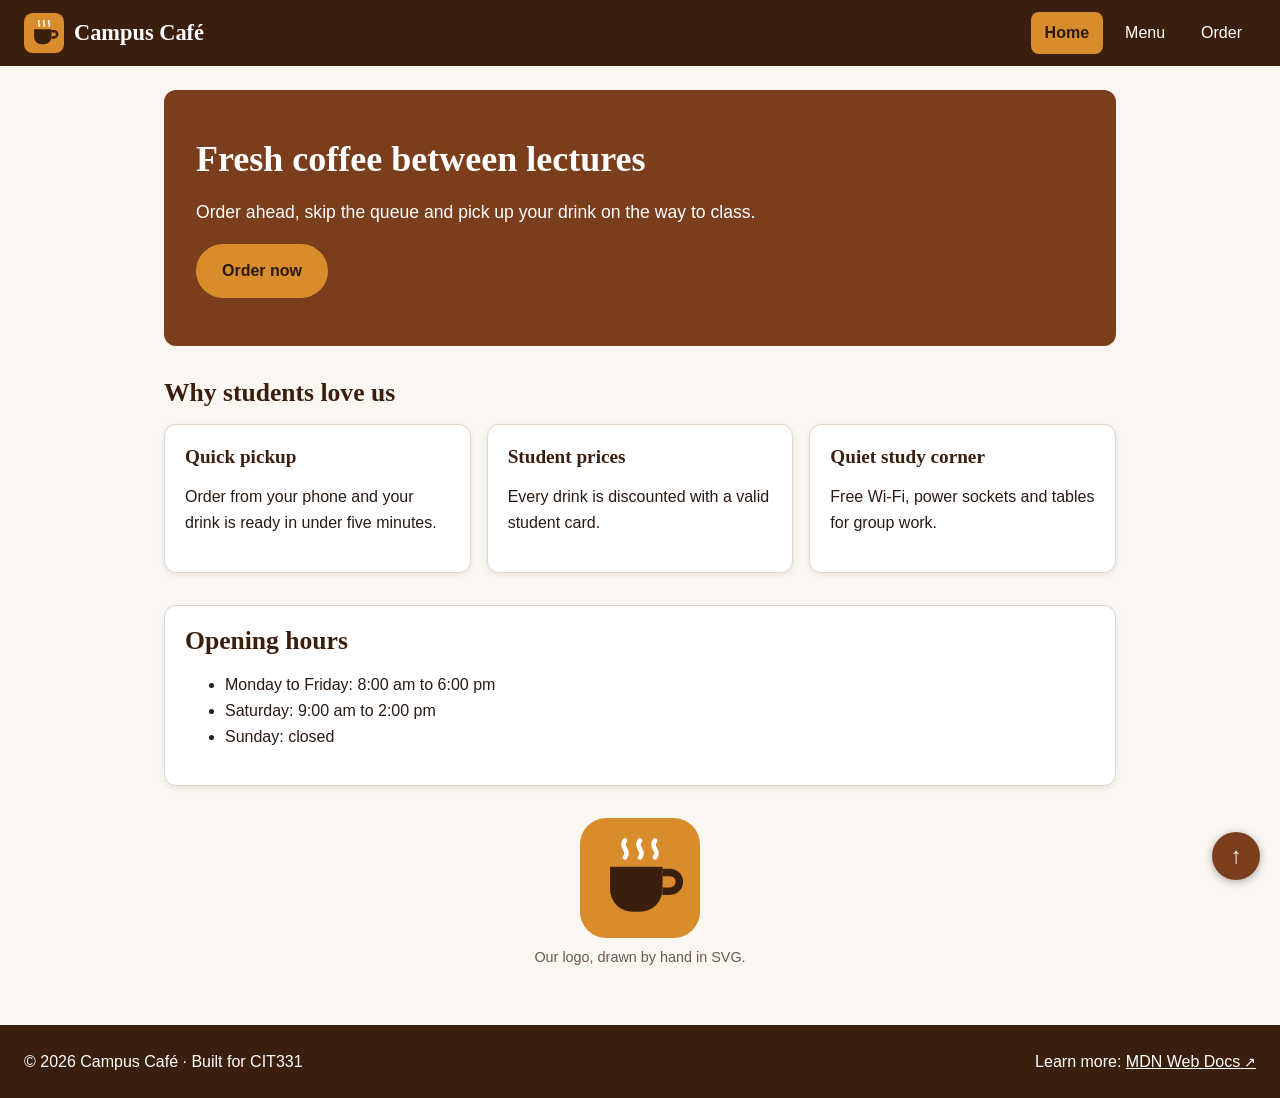
<file: index.html>
<!DOCTYPE html>
<html lang="en">

<head>
    <meta charset="UTF-8">
    <meta name="viewport" content="width=device-width, initial-scale=1.0">
    <meta name="description" content="Campus Café: fresh coffee, snacks and a quiet study space.">
    <title>Campus Café | Home</title>
    <link rel="stylesheet" href="css/styles.css">
</head>

<body id="top">
    <a class="skip-link" href="#main">Skip to main content</a>

    <header class="site-header">
        <a class="brand" href="index.html">
            <img src="images/logo.svg" alt="" width="40" height="40">
            <span>Campus Café</span>
        </a>

        <nav aria-label="Main">
            <ul class="nav-list">
                <li><a href="index.html" class="active" aria-current="page">Home</a></li>
                <li><a href="menu.html">Menu</a></li>
                <li><a href="order.html">Order</a></li>
            </ul>
        </nav>
    </header>

    <main id="main">
        <section class="hero">
            <h1>Fresh coffee between lectures</h1>
            <p>Order ahead, skip the queue and pick up your drink on the way to class.</p>
            <a class="btn" href="order.html">Order now</a>
        </section>

        <section class="highlights">
            <h2>Why students love us</h2>
            <div class="card-row">
                <article class="card">
                    <h3>Quick pickup</h3>
                    <p>Order from your phone and your drink is ready in under five minutes.</p>
                </article>

                <article class="card">
                    <h3>Student prices</h3>
                    <p>Every drink is discounted with a valid student card.</p>
                </article>

                <article class="card">
                    <h3>Quiet study corner</h3>
                    <p>Free Wi-Fi, power sockets and tables for group work.</p>
                </article>
            </div>
        </section>

        <aside class="card notice">
            <h2>Opening hours</h2>
            <ul>
                <li>Monday to Friday: <time datetime="08:00">8:00 am</time> to <time datetime="18:00">6:00 pm</time>
                </li>
                <li>Saturday: <time datetime="09:00">9:00 am</time> to <time datetime="14:00">2:00 pm</time></li>
                <li>Sunday: closed</li>
            </ul>
        </aside>

        <figure class="logo-figure">
            <img src="images/logo.svg" alt="Campus Café logo: a coffee cup with steam" width="120" height="120">
            <figcaption>Our logo, drawn by hand in SVG.</figcaption>
        </figure>
    </main>

    <footer class="site-footer">
        <p>&copy; 2026 Campus Café &middot; Built for CIT331</p>
        <p>
            Learn more:
            <a href="https://developer.mozilla.org/" target="_blank" rel="noopener noreferrer">MDN Web Docs</a>
        </p>
    </footer>

    <a class="back-to-top" href="#top" aria-label="Back to top">&uarr;</a>
</body>

</html>
</file>
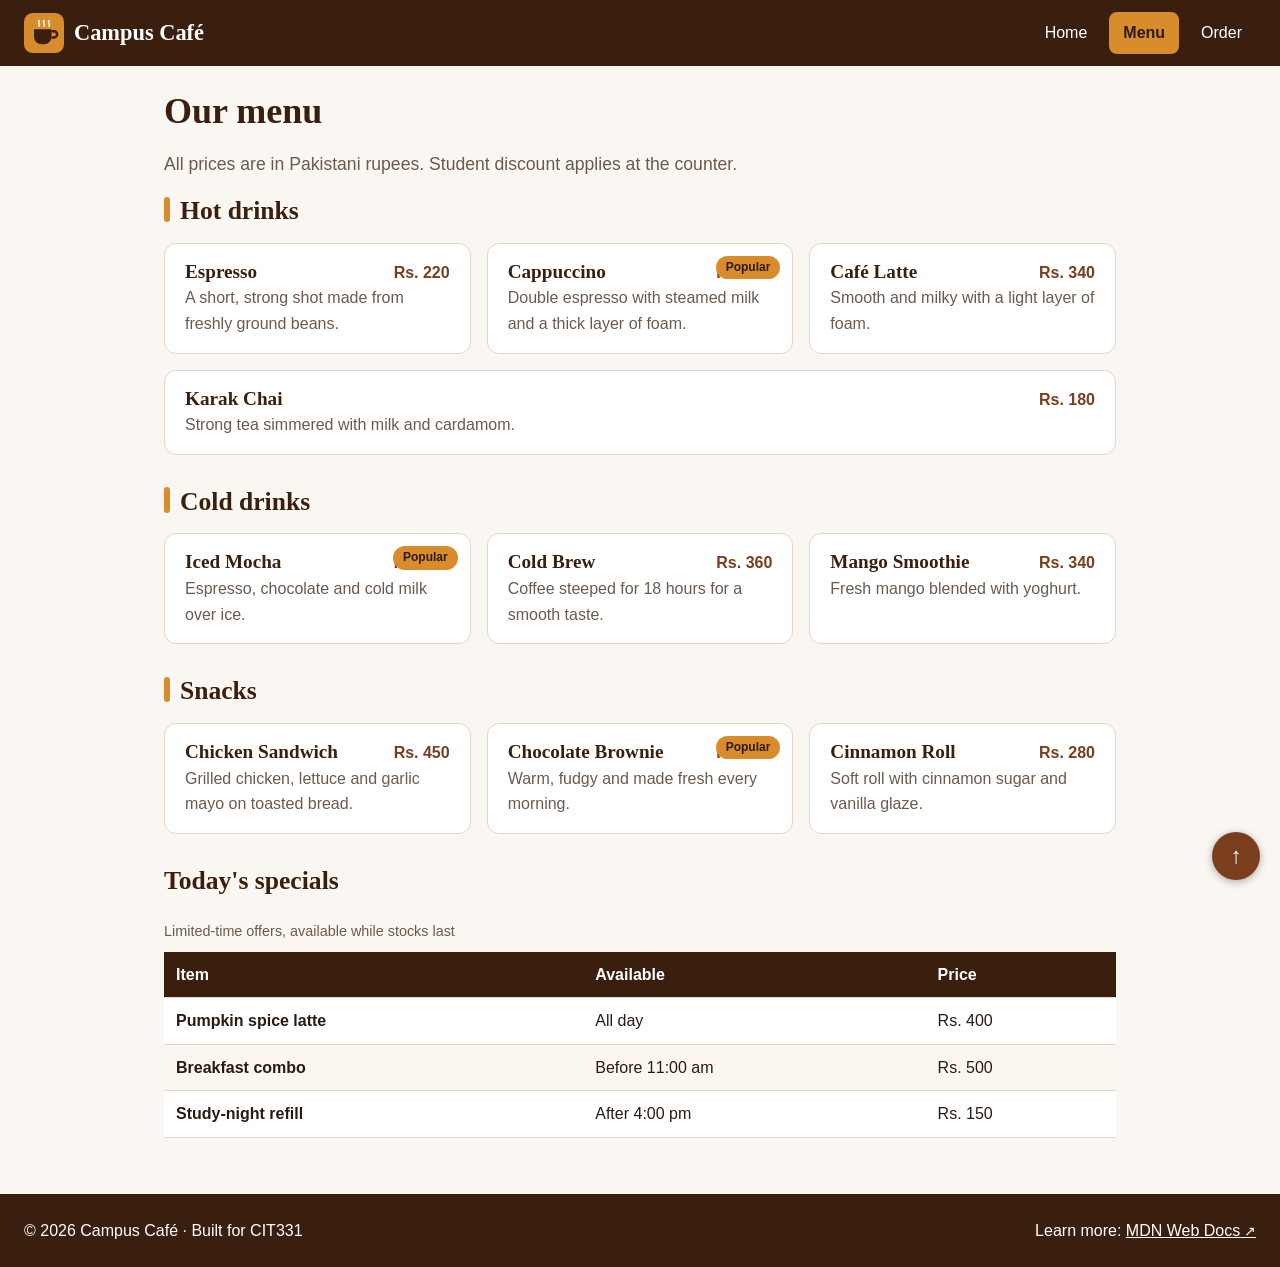
<file: menu.html>
<!DOCTYPE html>
<html lang="en">

<head>
    <meta charset="UTF-8">
    <meta name="viewport" content="width=device-width, initial-scale=1.0">
    <meta name="description" content="The Campus Café menu: hot drinks, cold drinks and snacks.">
    <title>Campus Café | Menu</title>
    <link rel="stylesheet" href="css/styles.css">
</head>

<body id="top">
    <a class="skip-link" href="#main">Skip to main content</a>

    <header class="site-header">
        <a class="brand" href="index.html">
            <img src="images/logo.svg" alt="" width="40" height="40">
            <span>Campus Café</span>
        </a>

        <nav aria-label="Main">
            <ul class="nav-list">
                <li><a href="index.html">Home</a></li>
                <li><a href="menu.html" class="active" aria-current="page">Menu</a></li>
                <li><a href="order.html">Order</a></li>
            </ul>
        </nav>
    </header>

    <main id="main">
        <h1>Our menu</h1>
        <p>All prices are in Pakistani rupees. Student discount applies at the counter.</p>

        <section class="menu-group">
            <h2>Hot drinks</h2>
            <div class="menu-list">
                <article class="menu-item">
                    <div class="item-head">
                        <h3>Espresso</h3>
                        <span class="price">Rs. 220</span>
                    </div>
                    <p>A short, strong shot made from freshly ground beans.</p>
                </article>

                <article class="menu-item">
                    <span class="badge">Popular</span>
                    <div class="item-head">
                        <h3>Cappuccino</h3>
                        <span class="price">Rs. 320</span>
                    </div>
                    <p>Double espresso with steamed milk and a thick layer of foam.</p>
                </article>

                <article class="menu-item">
                    <div class="item-head">
                        <h3>Caf&eacute; Latte</h3>
                        <span class="price">Rs. 340</span>
                    </div>
                    <p>Smooth and milky with a light layer of foam.</p>
                </article>

                <article class="menu-item">
                    <div class="item-head">
                        <h3>Karak Chai</h3>
                        <span class="price">Rs. 180</span>
                    </div>
                    <p>Strong tea simmered with milk and cardamom.</p>
                </article>
            </div>
        </section>

        <section class="menu-group">
            <h2>Cold drinks</h2>
            <div class="menu-list">
                <article class="menu-item">
                    <span class="badge">Popular</span>
                    <div class="item-head">
                        <h3>Iced Mocha</h3>
                        <span class="price">Rs. 380</span>
                    </div>
                    <p>Espresso, chocolate and cold milk over ice.</p>
                </article>

                <article class="menu-item">
                    <div class="item-head">
                        <h3>Cold Brew</h3>
                        <span class="price">Rs. 360</span>
                    </div>
                    <p>Coffee steeped for 18 hours for a smooth taste.</p>
                </article>

                <article class="menu-item">
                    <div class="item-head">
                        <h3>Mango Smoothie</h3>
                        <span class="price">Rs. 340</span>
                    </div>
                    <p>Fresh mango blended with yoghurt.</p>
                </article>
            </div>
        </section>

        <section class="menu-group">
            <h2>Snacks</h2>
            <div class="menu-list">
                <article class="menu-item">
                    <div class="item-head">
                        <h3>Chicken Sandwich</h3>
                        <span class="price">Rs. 450</span>
                    </div>
                    <p>Grilled chicken, lettuce and garlic mayo on toasted bread.</p>
                </article>

                <article class="menu-item">
                    <span class="badge">Popular</span>
                    <div class="item-head">
                        <h3>Chocolate Brownie</h3>
                        <span class="price">Rs. 250</span>
                    </div>
                    <p>Warm, fudgy and made fresh every morning.</p>
                </article>

                <article class="menu-item">
                    <div class="item-head">
                        <h3>Cinnamon Roll</h3>
                        <span class="price">Rs. 280</span>
                    </div>
                    <p>Soft roll with cinnamon sugar and vanilla glaze.</p>
                </article>
            </div>
        </section>

        <section class="specials">
            <h2>Today's specials</h2>
            <div class="table-wrap">
                <table>
                    <caption>Limited-time offers, available while stocks last</caption>
                    <thead>
                        <tr>
                            <th scope="col">Item</th>
                            <th scope="col">Available</th>
                            <th scope="col">Price</th>
                        </tr>
                    </thead>
                    <tbody>
                        <tr>
                            <th scope="row">Pumpkin spice latte</th>
                            <td>All day</td>
                            <td>Rs. 400</td>
                        </tr>
                        <tr>
                            <th scope="row">Breakfast combo</th>
                            <td>Before 11:00 am</td>
                            <td>Rs. 500</td>
                        </tr>
                        <tr>
                            <th scope="row">Study-night refill</th>
                            <td>After 4:00 pm</td>
                            <td>Rs. 150</td>
                        </tr>
                    </tbody>
                </table>
            </div>
        </section>
    </main>

    <footer class="site-footer">
        <p>&copy; 2026 Campus Caf&eacute; &middot; Built for CIT331</p>
        <p>
            Learn more:
            <a href="https://developer.mozilla.org/" target="_blank" rel="noopener noreferrer">MDN Web Docs</a>
        </p>
    </footer>

    <a class="back-to-top" href="#top" aria-label="Back to top">&uarr;</a>
</body>

</html>
</file>
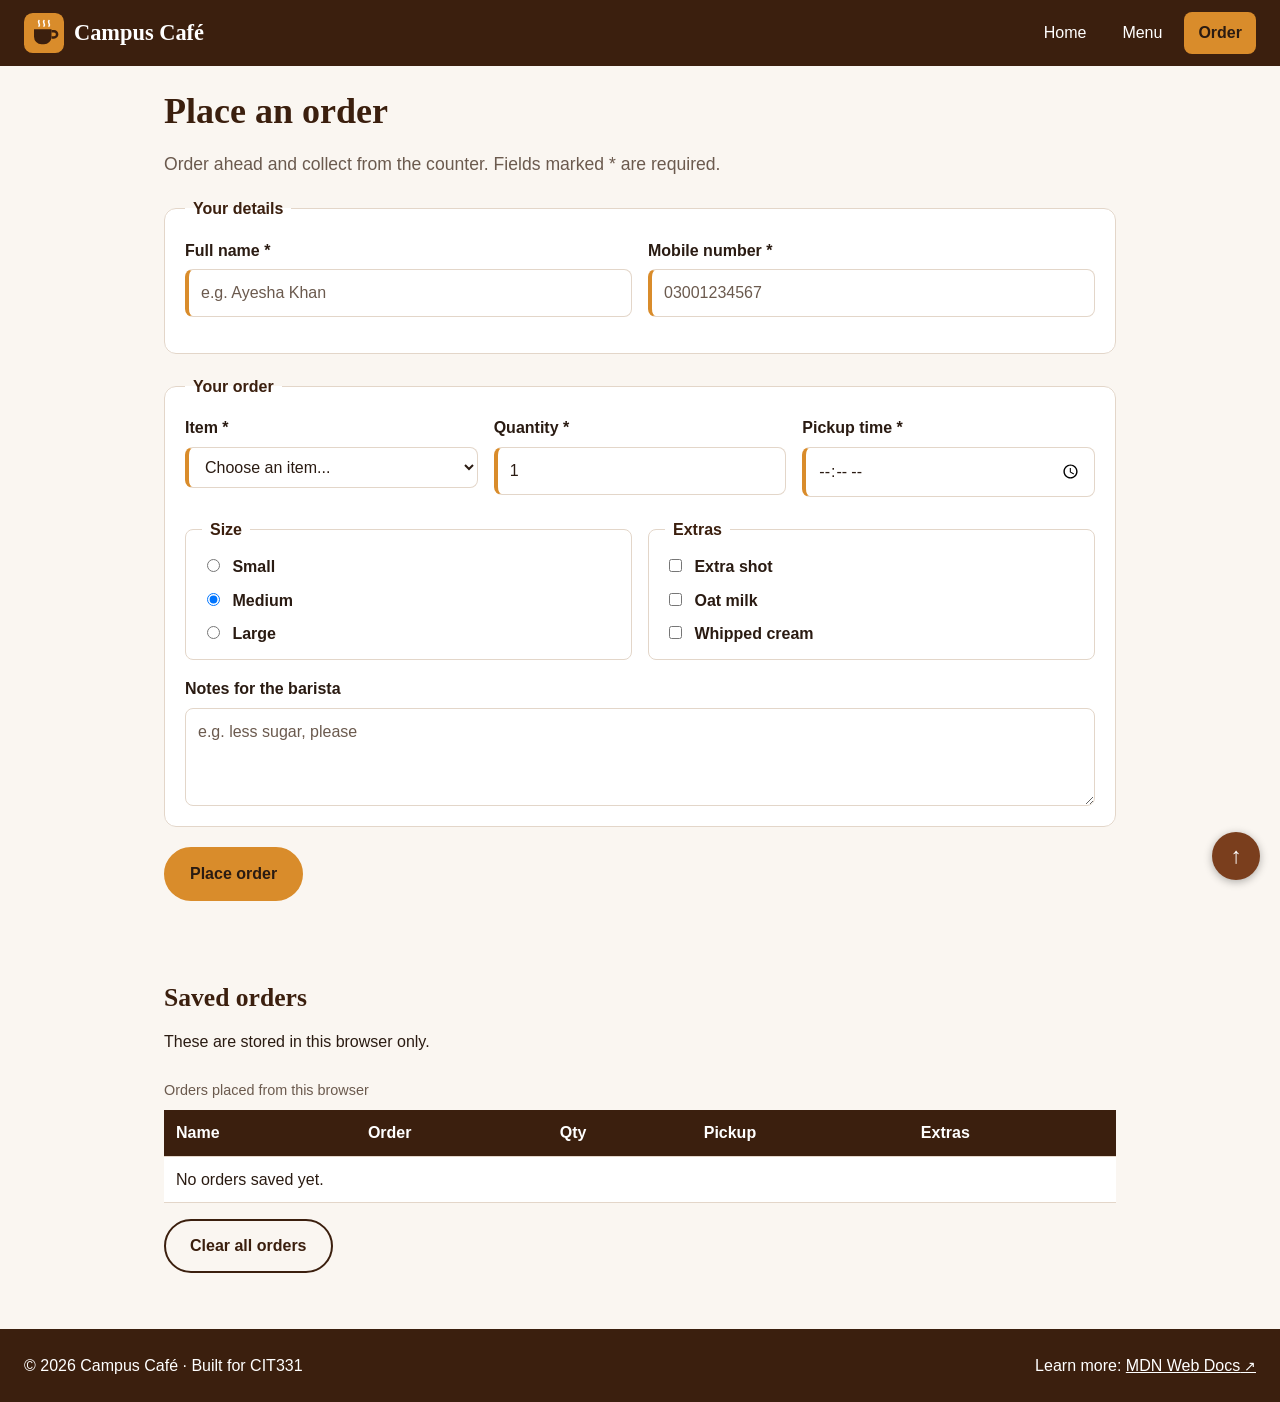
<file: order.html>
<!DOCTYPE html>
<html lang="en">

<head>
    <meta charset="UTF-8">
    <meta name="viewport" content="width=device-width, initial-scale=1.0">
    <meta name="description" content="Order ahead from Campus Café and collect at the counter.">
    <title>Campus Café | Order</title>
    <link rel="stylesheet" href="css/styles.css">
    <script src="js/order.js" defer></script>

</head>

<body id="top">
    <a class="skip-link" href="#main">Skip to main content</a>

    <header class="site-header">
        <a class="brand" href="index.html">
            <img src="images/logo.svg" alt="" width="40" height="40">
            <span>Campus Café</span>
        </a>

        <nav aria-label="Main">
            <ul class="nav-list">
                <li><a href="index.html">Home</a></li>
                <li><a href="menu.html">Menu</a></li>
                <li><a href="order.html" class="active" aria-current="page">Order</a></li>
            </ul>
        </nav>
    </header>


    <main id="main">
        <h1>Place an order</h1>
        <p>Order ahead and collect from the counter. Fields marked * are required.</p>

        <form id="order-form" action="#" method="post">
            <fieldset>
                <legend>Your details</legend>

                <div class="form-row">
                    <div class="field">
                        <label for="name">Full name *</label>
                        <input type="text" id="name" name="name" required minlength="3" maxlength="50"
                            placeholder="e.g. Ayesha Khan" autocomplete="name">
                    </div>

                    <div class="field">
                        <label for="phone">Mobile number *</label>
                        <input type="tel" id="phone" name="phone" required pattern="03[0-9]{9}"
                            title="11 digits starting with 03, for example 03001234567" placeholder="03001234567"
                            autocomplete="tel">
                    </div>
                </div>
            </fieldset>

            <fieldset>
                <legend>Your order</legend>

                <div class="form-row">
                    <div class="field">
                        <label for="item">Item *</label>
                        <select id="item" name="item" required>
                            <option value="">Choose an item...</option>
                            <option>Espresso</option>
                            <option>Cappuccino</option>
                            <option>Cafe Latte</option>
                            <option>Karak Chai</option>
                            <option>Iced Mocha</option>
                            <option>Cold Brew</option>
                            <option>Mango Smoothie</option>
                            <option>Chicken Sandwich</option>
                            <option>Chocolate Brownie</option>
                            <option>Cinnamon Roll</option>
                        </select>
                    </div>

                    <div class="field">
                        <label for="qty">Quantity *</label>
                        <input type="number" id="qty" name="qty" required min="1" max="10" value="1">
                    </div>

                    <div class="field">
                        <label for="pickup">Pickup time *</label>
                        <input type="time" id="pickup" name="pickup" required min="08:00" max="18:00">
                    </div>
                </div>

                <div class="form-row">
                    <fieldset class="choice">
                        <legend>Size</legend>
                        <label><input type="radio" name="size" value="Small"> Small</label>
                        <label><input type="radio" name="size" value="Medium" checked> Medium</label>
                        <label><input type="radio" name="size" value="Large"> Large</label>
                    </fieldset>

                    <fieldset class="choice">
                        <legend>Extras</legend>
                        <label><input type="checkbox" name="extras" value="Extra shot"> Extra shot</label>
                        <label><input type="checkbox" name="extras" value="Oat milk"> Oat milk</label>
                        <label><input type="checkbox" name="extras" value="Whipped cream"> Whipped cream</label>
                    </fieldset>
                </div>

                <div class="field">
                    <label for="notes">Notes for the barista</label>
                    <textarea id="notes" name="notes" rows="3" maxlength="200"
                        placeholder="e.g. less sugar, please"></textarea>
                </div>
            </fieldset>

            <button type="submit" class="btn">Place order</button>
            <p id="message" role="status" aria-live="polite"></p>
        </form>

        <section class="saved-orders">
            <h2>Saved orders</h2>
            <p>These are stored in this browser only.</p>

            <div class="table-wrap">
                <table>
                    <caption>Orders placed from this browser</caption>
                    <thead>
                        <tr>
                            <th scope="col">Name</th>
                            <th scope="col">Order</th>
                            <th scope="col">Qty</th>
                            <th scope="col">Pickup</th>
                            <th scope="col">Extras</th>
                        </tr>
                    </thead>
                    <tbody id="orders-body"></tbody>
                </table>
            </div>

            <button type="button" id="clear-orders" class="btn btn-secondary">
                Clear all orders
            </button>
        </section>
    </main>


    <footer class="site-footer">
        <p>&copy; 2026 Campus Café &middot; Built for CIT331</p>
        <p>
            Learn more:
            <a href="https://developer.mozilla.org/" target="_blank" rel="noopener noreferrer">MDN Web Docs</a>
        </p>
    </footer>

    <a class="back-to-top" href="#top" aria-label="Back to top">&uarr;</a>
</body>

</html>
</file>
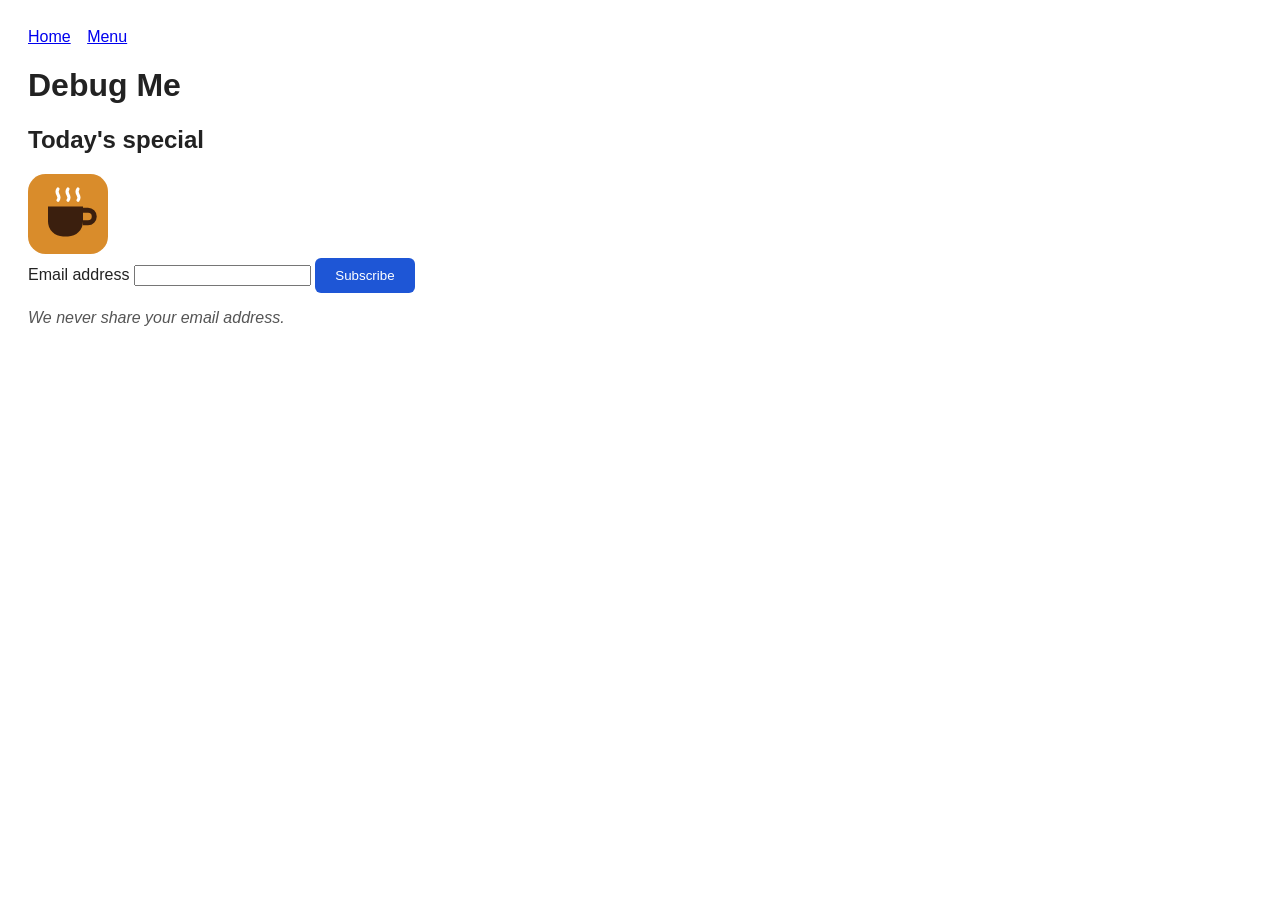
<file: debug/bugs.html>
<!DOCTYPE html>
<html lang="en">

<head>
    <meta charset="UTF-8">
    <meta name="viewport" content="width=device-width, initial-scale=1.0">
    <title>Debug Me</title>
    <link rel="stylesheet" href="bugs.css">
</head>

<body>
    <nav class="menu" aria-label="Main navigation">
        <a href="../index.html">Home</a>
        <a href="../menu.html">Menu</a>
    </nav>

    <main>
        <h1>Debug Me</h1>
        <h2>Today's special</h2>
        <img src="../images/logo.svg" width="80" height="80" alt="Campus Café logo">

        <form>
            <label for="email">Email address</label>
            <input type="email" id="email" name="email" required>
            <button class="btn" type="submit">Subscribe</button>
        </form>

        <p class="note">We never share your email address.</p>
    </main>
</body>

</html>
</file>
<file: css/styles.css>
/* ===== Campus Café: styles.css ===== */

/* ---------- 1. Reset, tokens and base typography ---------- */
*,
*::before,
*::after {
    box-sizing: border-box;
}

:root {
    --brand: #7a3e1d;
    --brand-dark: #3b1f0e;
    --accent: #d98c2b;
    --bg: #faf6f1;
    --surface: #ffffff;
    --text: #2a1b12;
    --muted: #6b5a4e;
    --border: #e3d6c9;
    --space: 16px;
    --radius: 12px;
}

body {
    margin: 0;
    font-family: "Segoe UI", Arial, sans-serif;
    font-size: 1rem;
    line-height: 1.6;
    color: var(--text);
    background: var(--bg);
}

/* ---------- 2. Headings, links, focus ---------- */
h1,
h2,
h3 {
    font-family: Georgia, "Times New Roman", serif;
    color: var(--brand-dark);
    line-height: 1.2;
}

h1 {
    font-size: 2.25rem;
    margin: 0 0 var(--space);
}

h2 {
    font-size: 1.6rem;
    margin: 0 0 var(--space);
}

h3 {
    font-size: 1.2rem;
    margin: 0 0 8px;
}

a {
    color: var(--brand);
}

a:hover {
    color: var(--brand-dark);
    text-decoration-thickness: 3px;
}

a:focus-visible,
button:focus-visible,
input:focus-visible,
select:focus-visible,
textarea:focus-visible {
    outline: 3px solid var(--brand);
    outline-offset: 3px;
}

/* ---------- 3. Page shell ---------- */
#main {
    max-width: 1000px;
    margin: 0 auto;
    padding: 24px;
}

main>section,
main>aside,
main>figure {
    margin: 0 0 32px;
}

h1+p {
    font-size: 1.1rem;
    color: var(--muted);
}

/* ---------- 4. Header and navigation ---------- */
.site-header {
    background: var(--brand-dark);
    color: #fff;
    padding: 12px 24px;
}

.brand {
    color: #fff;
    text-decoration: none;
    font-family: Georgia, "Times New Roman", serif;
    font-size: 1.4rem;
    font-weight: 700;
}

.nav-list {
    list-style: none;
    margin: 12px 0 0;
    padding: 0;
}

.nav-list li {
    display: inline-block;
}

.nav-list a {
    display: inline-block;
    color: #fff;
    text-decoration: none;
    padding: 8px 14px;
    border-radius: 8px;
}

.nav-list a:not(.active):hover {
    background: rgba(255, 255, 255, 0.18);
}

.nav-list a.active {
    background: var(--accent);
    color: var(--text);
    font-weight: 700;
}

/* ---------- 5. Footer ---------- */
.site-footer {
    background: var(--brand-dark);
    color: #fff;
    padding: 20px 24px;
}

.site-footer p {
    margin: 4px 0;
}

.site-footer a {
    color: #fff;
}

/* ---------- 6. Hero, buttons, cards ---------- */
.hero {
    background: var(--brand);
    color: #fff;
    padding: 48px 32px;
    border-radius: var(--radius);
}

.hero h1,
.hero p {
    color: #fff;
}

.hero h1 {
    margin-bottom: 12px;
}

.btn {
    display: inline-block;
    background: var(--accent);
    color: var(--text);
    font: inherit;
    font-weight: 700;
    padding: 12px 24px;
    border: 2px solid var(--accent);
    border-radius: 999px;
    text-decoration: none;
    cursor: pointer;
}

.btn:hover {
    background: var(--brand-dark);
    border-color: var(--brand-dark);
    color: #fff;
}

.btn-secondary {
    background: transparent;
    color: var(--brand-dark);
    border-color: var(--brand-dark);
}

.btn-secondary:hover {
    background: var(--brand-dark);
    color: #fff;
}

.card {
    background: var(--surface);
    border: 1px solid var(--border);
    border-radius: var(--radius);
    padding: 20px;
    box-shadow: 0 2px 6px rgba(59, 31, 14, 0.08);
}

.logo-figure {
    text-align: center;
}

figcaption {
    color: var(--muted);
    font-size: 0.9rem;
}

/* ---------- 7. Menu, tables ---------- */
.menu-group h2::before {
    content: "";
    display: inline-block;
    width: 6px;
    height: 1em;
    margin-right: 10px;
    background: var(--accent);
    border-radius: 3px;
    vertical-align: -0.12em;
}

.menu-item {
    background: var(--surface);
    border: 1px solid var(--border);
    border-radius: var(--radius);
    padding: 16px 20px;
    margin-bottom: 16px;
}

.menu-item p {
    margin: 0;
    color: var(--muted);
}

.item-head h3 {
    margin: 0;
}

.price {
    font-weight: 700;
    color: var(--brand);
}

table {
    width: 100%;
    border-collapse: collapse;
    background: var(--surface);
}

caption {
    text-align: left;
    padding: 8px 0;
    color: var(--muted);
    font-size: 0.9rem;
}

th,
td {
    text-align: left;
    padding: 10px 12px;
    border-bottom: 1px solid var(--border);
}

thead th {
    background: var(--brand-dark);
    color: #fff;
}

tbody th {
    font-weight: 600;
}

tbody tr:nth-child(even) {
    background: #fbf6f0;
}

/* ---------- 8. Attribute selectors and pseudo-elements ---------- */
a[href^="http"]::after {
    content: " \2197";
    font-size: 0.85em;
}

/* ---------- 9. Forms ---------- */
form>fieldset {
    background: var(--surface);
    border: 1px solid var(--border);
    border-radius: var(--radius);
    padding: 16px 20px;
    margin: 0 0 20px;
}

legend {
    font-weight: 700;
    padding: 0 8px;
    color: var(--brand-dark);
}

label {
    font-weight: 600;
}

input,
select,
textarea {
    font: inherit;
    width: 100%;
    padding: 10px 12px;
    border: 1px solid var(--border);
    border-radius: 8px;
    background: #fff;
    color: var(--text);
}

input[type="radio"],
input[type="checkbox"] {
    width: auto;
    margin-right: 8px;
}

input[required],
select[required] {
    border-left: 4px solid var(--accent);
}

input[placeholder]:not(:placeholder-shown):invalid {
    border-color: #b3261e;
}

::placeholder {
    color: var(--muted);
    opacity: 1;
}

#message {
    min-height: 1.6em;
    font-weight: 600;
    color: #0a6b50;
}

/* ---------- 10. Positioning ---------- */

/* sticky: stays at the top while the page scrolls */
.site-header {
    position: sticky;
    top: 0;
    z-index: 100;
}

/* absolute: placed inside its nearest positioned parent */
.menu-item {
    position: relative;
}

.badge {
    position: absolute;
    top: 12px;
    right: 12px;
    background: var(--accent);
    color: var(--text);
    font-size: 0.75rem;
    font-weight: 700;
    padding: 2px 10px;
    border-radius: 999px;
}

/* fixed: stays in the corner of the screen */
.back-to-top {
    position: fixed;
    right: 20px;
    bottom: 20px;
    width: 48px;
    height: 48px;
    display: flex;
    align-items: center;
    justify-content: center;
    background: var(--brand);
    color: #fff;
    font-size: 1.4rem;
    text-decoration: none;
    border-radius: 50%;
    box-shadow: 0 2px 8px rgba(0, 0, 0, 0.3);
}

.back-to-top:hover {
    background: var(--brand-dark);
    color: #fff;
}

/* skip link: parked off-screen until it gets keyboard focus */
.skip-link {
    position: absolute;
    left: -9999px;
    top: 0;
}

.skip-link:focus {
    left: 8px;
    top: 8px;
    z-index: 200;
    background: #fff;
    color: var(--brand-dark);
    padding: 8px 14px;
    border-radius: 8px;
}

/* ---------- 11. Flexbox: header, nav, footer ---------- */
.site-header {
    display: flex;
    flex-wrap: wrap;
    align-items: center;
    justify-content: space-between;
    gap: 12px;
}

.brand {
    display: flex;
    align-items: center;
    gap: 10px;
}

.nav-list {
    display: flex;
    gap: 8px;
    margin: 0;
}

.site-footer {
    display: flex;
    flex-wrap: wrap;
    align-items: center;
    justify-content: space-between;
    gap: 8px 24px;
}

/* ---------- 12. Flexbox: cards and menu ---------- */
.card-row {
    display: flex;
    flex-wrap: wrap;
    gap: 16px;
}

.card-row>.card {
    flex: 1 1 260px;
}

.menu-list {
    display: flex;
    flex-wrap: wrap;
    gap: 16px;
}

.menu-item {
    flex: 1 1 300px;
    margin-bottom: 0;
}

.item-head {
    display: flex;
    justify-content: space-between;
    align-items: baseline;
    gap: 12px;
}

/* keep the footer at the bottom of short pages */
body {
    min-height: 100vh;
    display: flex;
    flex-direction: column;
}

#main {
    width: 100%;
    flex: 1;
}

/* ---------- 13. Flexbox: form layout ---------- */
.form-row {
    display: flex;
    flex-wrap: wrap;
    gap: 16px;
    margin-bottom: 16px;
}

.form-row>.field,
.form-row>.choice {
    flex: 1 1 220px;
}

.field {
    display: flex;
    flex-direction: column;
    gap: 6px;
    margin-bottom: 4px;
}

fieldset.choice {
    display: flex;
    flex-direction: column;
    gap: 8px;
    margin: 0;
    border: 1px solid var(--border);
    border-radius: 8px;
    padding: 12px 16px;
}

.saved-orders {
    margin-top: 40px;
}

.table-wrap {
    overflow-x: auto;
    margin-bottom: 16px;
}

/* ---------- 14. Responsive ---------- */
img {
    max-width: 100%;
    height: auto;
}

@media (max-width: 768px) {
    h1 {
        font-size: 1.9rem;
    }

    #main {
        padding: 16px;
    }

    .hero {
        padding: 32px 20px;
    }

    .site-header {
        flex-direction: column;
        align-items: flex-start;
    }
}

@media (max-width: 480px) {
    .nav-list {
        flex-wrap: wrap;
    }

    .btn {
        display: block;
        width: 100%;
        text-align: center;
    }

    .site-footer {
        flex-direction: column;
        align-items: flex-start;
    }
}
</file>
<file: debug/bugs.css>
body {
    font-family: Arial, sans-serif;
    background: #ffffff;
    color: #222222;
    padding: 20px;
}

.menu a {
    margin-right: 12px;
}

.btn {
    background: #1e56d6;
    color: #ffffff;
    padding: 10px 20px;
    border: none;
    border-radius: 6px;
}

.btn:hover {
    background: #0b1f3a;
    cursor: pointer;
}

.note {
    font-style: italic;
    color: #555555;
}
</file>
